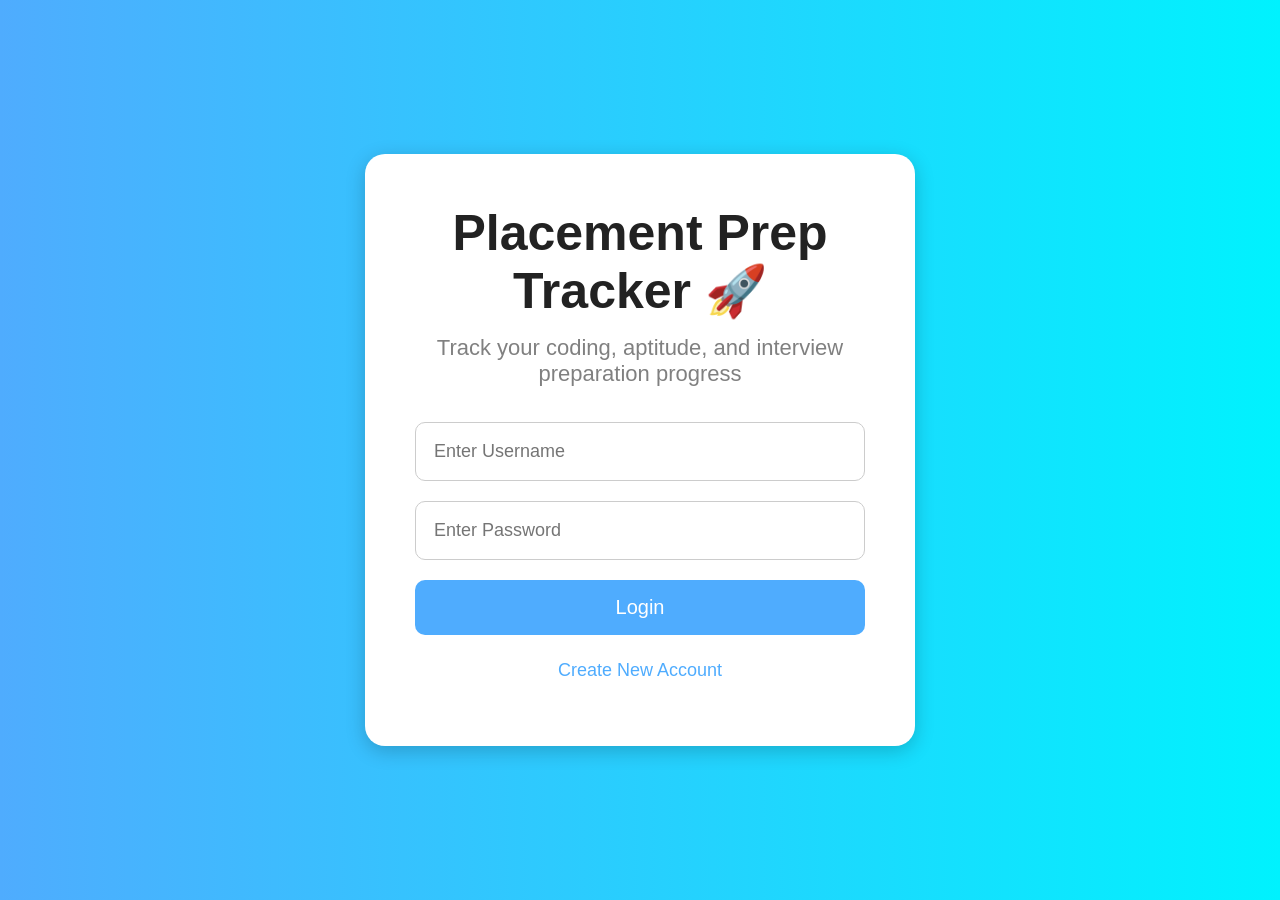
<file: index.html>
<!DOCTYPE html>
<html lang="en">

<head>

    <meta charset="UTF-8">

    <meta name="viewport" content="width=device-width, initial-scale=1.0">

    <title>Placement Prep Tracker</title>

    <link rel="stylesheet" href="style.css">

</head>

<body>

    <div class="container">

        <div class="login-box">

            <h1>Placement Prep Tracker 🚀</h1>

            <p class="subtitle">
                Track your coding, aptitude, and interview preparation progress
            </p>

            <form id="loginForm">

                <input
                    type="text"
                    id="username"
                    placeholder="Enter Username"
                    required
                >

                <input
                    type="password"
                    id="password"
                    placeholder="Enter Password"
                    required
                >

                <button type="submit">
                    Login
                </button>

                <div class="register-link">

                    <a href="register.html">
                        Create New Account
                    </a>

                </div>

                <p id="message"></p>

            </form>

        </div>

    </div>

    <script src="script.js"></script>

</body>

</html>
</file>
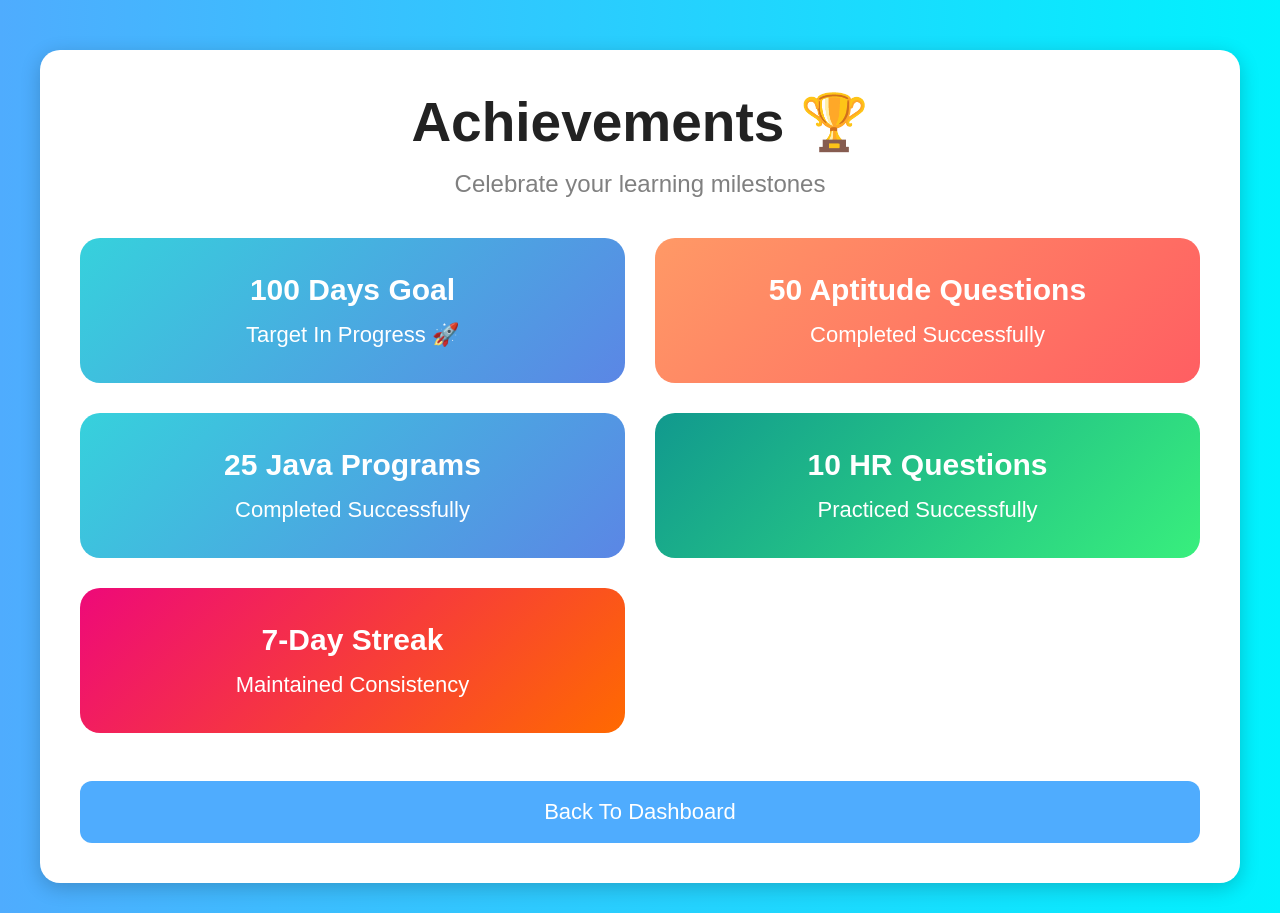
<file: achievements.html>
<!DOCTYPE html>
<html lang="en">

<head>
    <meta charset="UTF-8">
    <meta name="viewport" content="width=device-width, initial-scale=1.0">
    <title>Achievements</title>

    <link rel="stylesheet" href="dashboard.css">
</head>

<body>

    <div class="dashboard-box">

        <h1>Achievements 🏆</h1>

        <p class="subtitle">
            Celebrate your learning milestones
        </p>

        <div class="dashboard-cards">
             <div class="card coding-card">

    <h2>100 Days Goal</h2>

    <p>Target In Progress 🚀</p>

</div>
            <div class="card aptitude-card">
                <h2>50 Aptitude Questions</h2>
                <p>Completed Successfully</p>
            </div>

            <div class="card coding-card">
                <h2>25 Java Programs</h2>
                <p>Completed Successfully</p>
            </div>

            <div class="card interview-card">
                <h2>10 HR Questions</h2>
                <p>Practiced Successfully</p>
            </div>

            <div class="card progress-card">
                <h2>7-Day Streak</h2>
                <p>Maintained Consistency</p>
            </div>

        </div>

        <br>

        <a href="dashboard.html">
            <button class="logout-btn">
                Back To Dashboard
            </button>
        </a>

    </div>

</body>

</html>
</file>
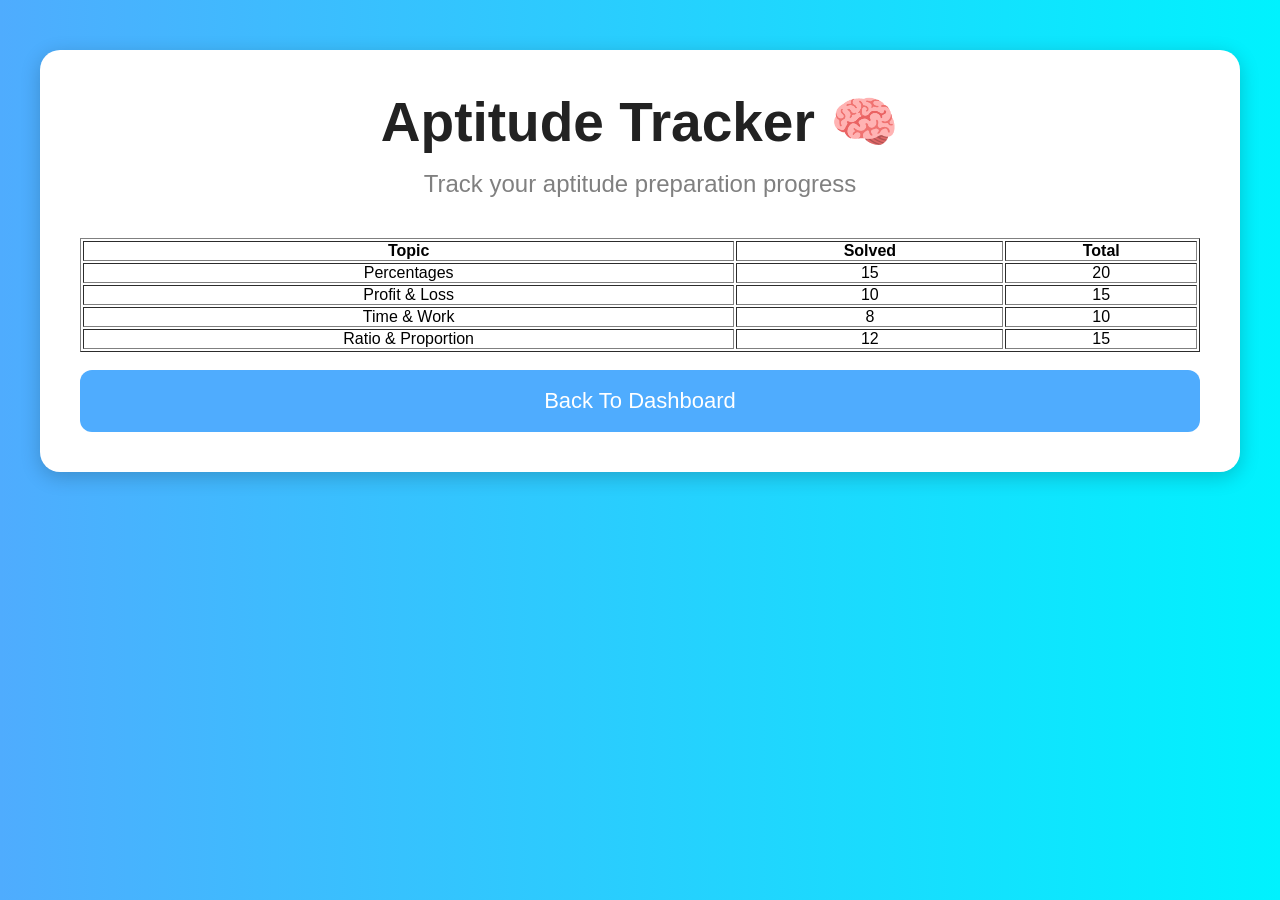
<file: aptitude.html>
<!DOCTYPE html>
<html lang="en">

<head>
    <meta charset="UTF-8">
    <meta name="viewport" content="width=device-width, initial-scale=1.0">
    <title>Aptitude Tracker</title>

    <link rel="stylesheet" href="dashboard.css">
</head>

<body>

    <div class="dashboard-box">

        <h1>Aptitude Tracker 🧠</h1>

        <p class="subtitle">
            Track your aptitude preparation progress
        </p>

        <table border="1" width="100%" cellpadding="15">

            <tr>
                <th>Topic</th>
                <th>Solved</th>
                <th>Total</th>
            </tr>

            <tr>
                <td>Percentages</td>
                <td>15</td>
                <td>20</td>
            </tr>

            <tr>
                <td>Profit & Loss</td>
                <td>10</td>
                <td>15</td>
            </tr>

            <tr>
                <td>Time & Work</td>
                <td>8</td>
                <td>10</td>
            </tr>

            <tr>
                <td>Ratio & Proportion</td>
                <td>12</td>
                <td>15</td>
            </tr>

        </table>

        <br>

        <a href="dashboard.html">
            <button class="logout-btn">
                Back To Dashboard
            </button>
        </a>

    </div>

</body>

</html>
</file>
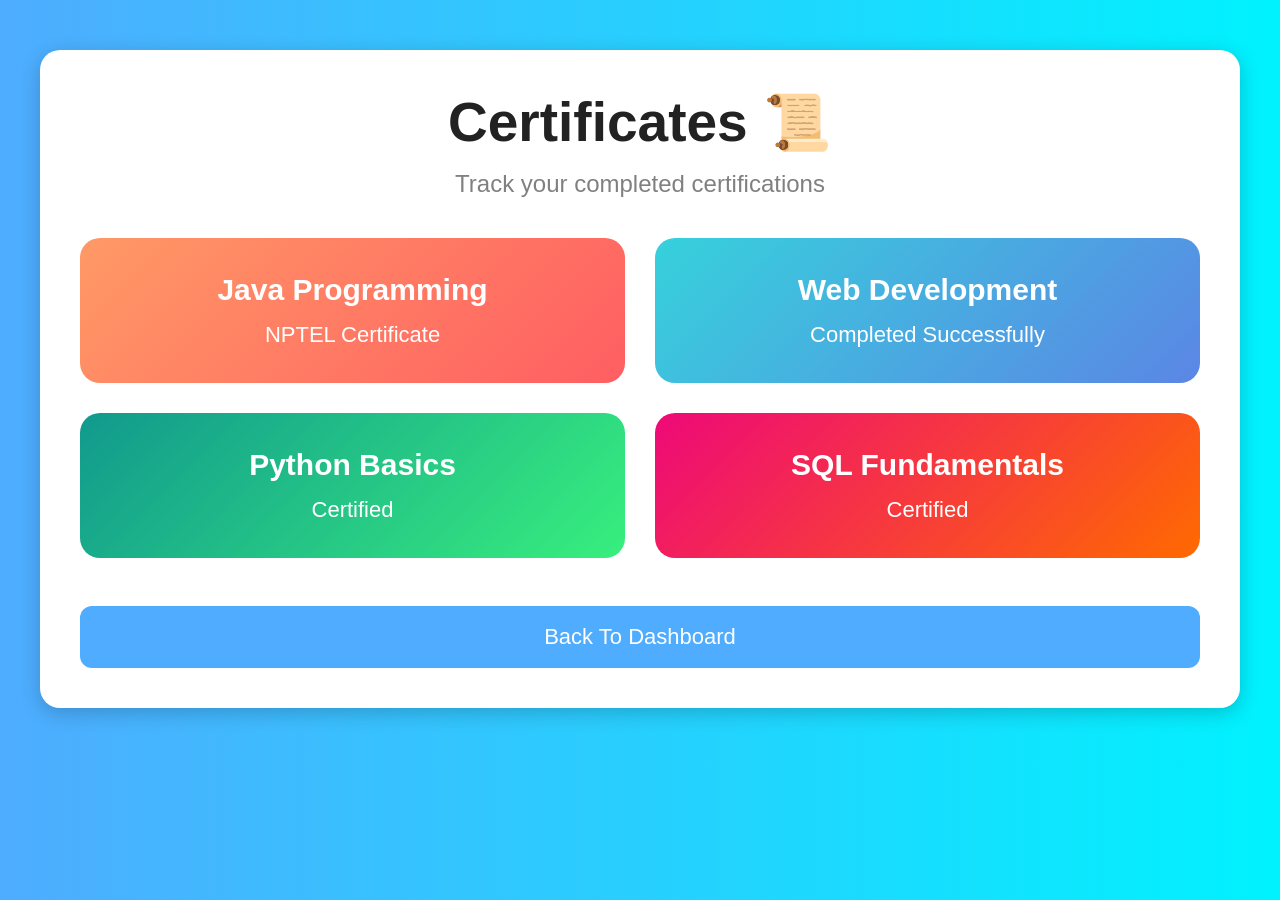
<file: certificates.html>
<!DOCTYPE html>
<html lang="en">

<head>
    <meta charset="UTF-8">
    <meta name="viewport" content="width=device-width, initial-scale=1.0">
    <title>Certificates</title>

    <link rel="stylesheet" href="dashboard.css">
</head>

<body>

    <div class="dashboard-box">

        <h1>Certificates 📜</h1>

        <p class="subtitle">
            Track your completed certifications
        </p>

        <div class="dashboard-cards">

            <div class="card aptitude-card">
                <h2>Java Programming</h2>
                <p>NPTEL Certificate</p>
            </div>

            <div class="card coding-card">
                <h2>Web Development</h2>
                <p>Completed Successfully</p>
            </div>

            <div class="card interview-card">
                <h2>Python Basics</h2>
                <p>Certified</p>
            </div>

            <div class="card progress-card">
                <h2>SQL Fundamentals</h2>
                <p>Certified</p>
            </div>

        </div>

        <br>

        <a href="dashboard.html">
            <button class="logout-btn">
                Back To Dashboard
            </button>
        </a>

    </div>

</body>

</html>
</file>
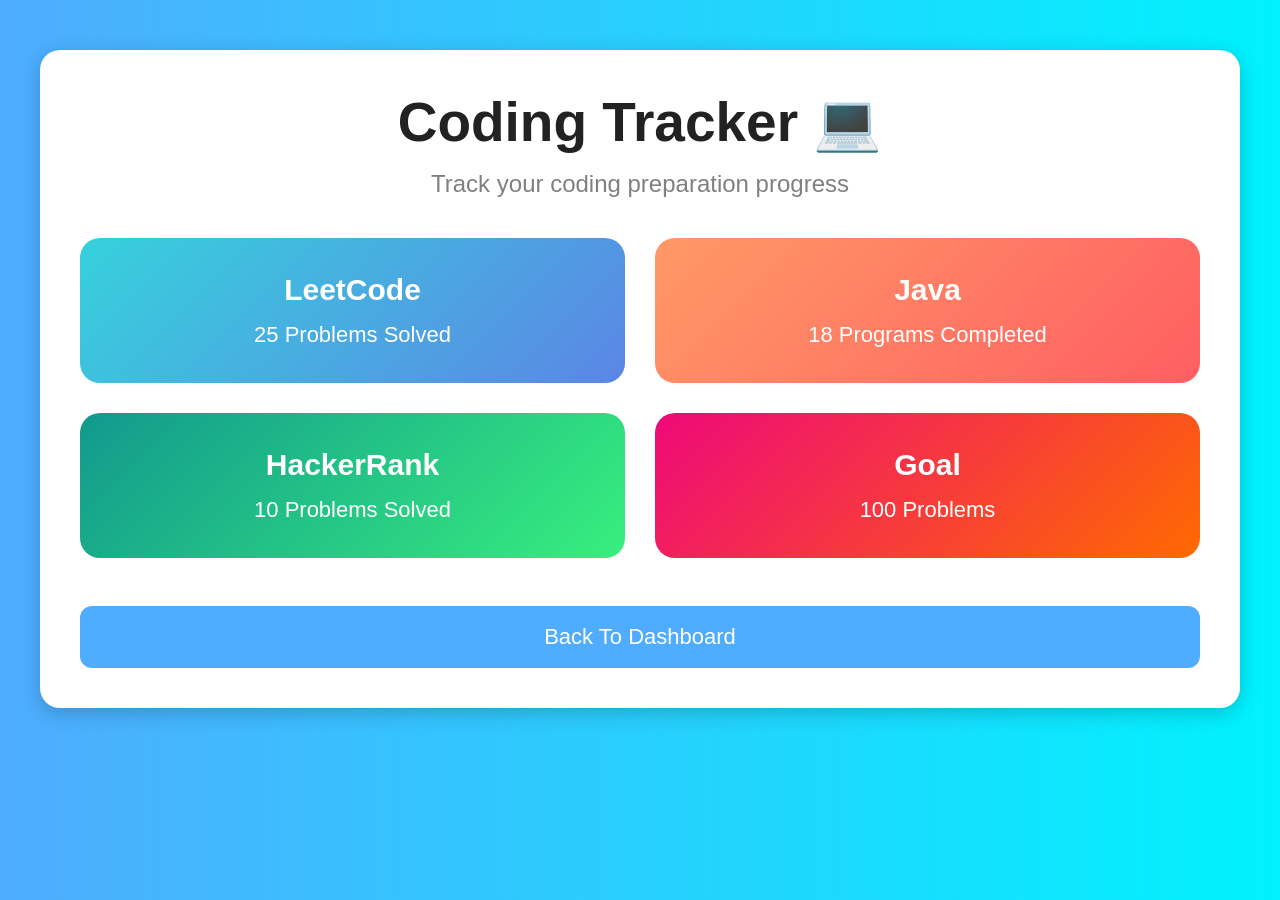
<file: coding.html>
<!DOCTYPE html>
<html lang="en">

<head>
    <meta charset="UTF-8">
    <meta name="viewport" content="width=device-width, initial-scale=1.0">
    <title>Coding Tracker</title>

    <link rel="stylesheet" href="dashboard.css">
</head>

<body>

    <div class="dashboard-box">

        <h1>Coding Tracker 💻</h1>

        <p class="subtitle">
            Track your coding preparation progress
        </p>

        <div class="dashboard-cards">

            <div class="card coding-card">
                <h2>LeetCode</h2>
                <p>25 Problems Solved</p>
            </div>

            <div class="card aptitude-card">
                <h2>Java</h2>
                <p>18 Programs Completed</p>
            </div>

            <div class="card interview-card">
                <h2>HackerRank</h2>
                <p>10 Problems Solved</p>
            </div>

            <div class="card progress-card">
                <h2>Goal</h2>
                <p>100 Problems</p>
            </div>

        </div>

        <br>

        <a href="dashboard.html">
            <button class="logout-btn">
                Back To Dashboard
            </button>
        </a>

    </div>

</body>

</html>
</file>
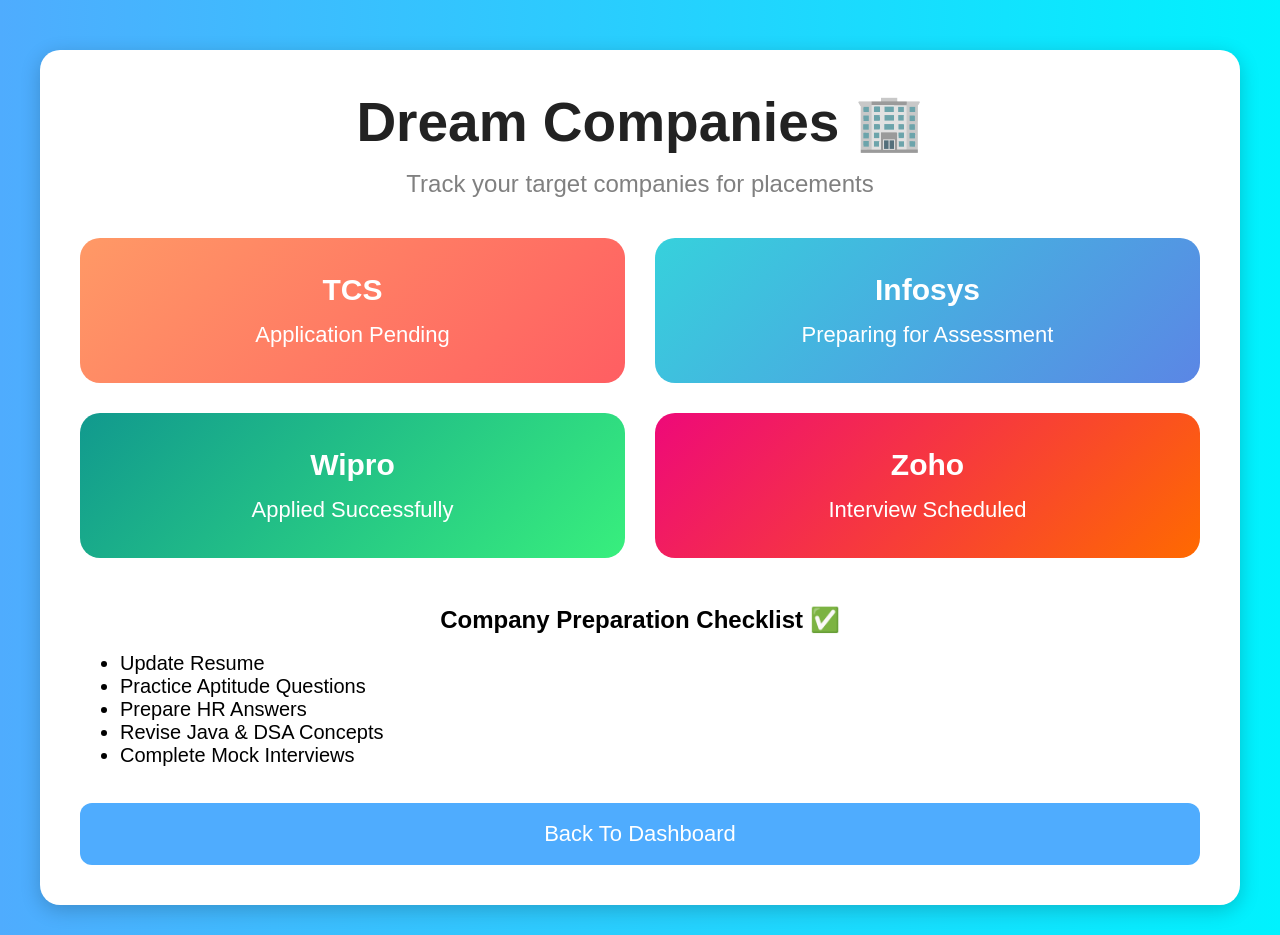
<file: companies.html>
<!DOCTYPE html>
<html lang="en">

<head>
    <meta charset="UTF-8">
    <meta name="viewport" content="width=device-width, initial-scale=1.0">
    <title>Company Tracker</title>

    <link rel="stylesheet" href="dashboard.css">
</head>

<body>

    <div class="dashboard-box">

        <h1>Dream Companies 🏢</h1>

        <p class="subtitle">
            Track your target companies for placements
        </p>

        <div class="dashboard-cards">

            <div class="card aptitude-card">
                <h2>TCS</h2>
                <p>Application Pending</p>
            </div>

            <div class="card coding-card">
                <h2>Infosys</h2>
                <p>Preparing for Assessment</p>
            </div>

            <div class="card interview-card">
                <h2>Wipro</h2>
                <p>Applied Successfully</p>
            </div>

            <div class="card progress-card">
                <h2>Zoho</h2>
                <p>Interview Scheduled</p>
            </div>

        </div>

        <br>

        <h2>Company Preparation Checklist ✅</h2>

        <br>

        <ul style="text-align:left; padding-left:40px; font-size:20px;">

            <li>Update Resume</li>

            <li>Practice Aptitude Questions</li>

            <li>Prepare HR Answers</li>

            <li>Revise Java & DSA Concepts</li>

            <li>Complete Mock Interviews</li>

        </ul>

        <br><br>

        <a href="dashboard.html">
            <button class="logout-btn">
                Back To Dashboard
            </button>
        </a>

    </div>

</body>

</html>
</file>
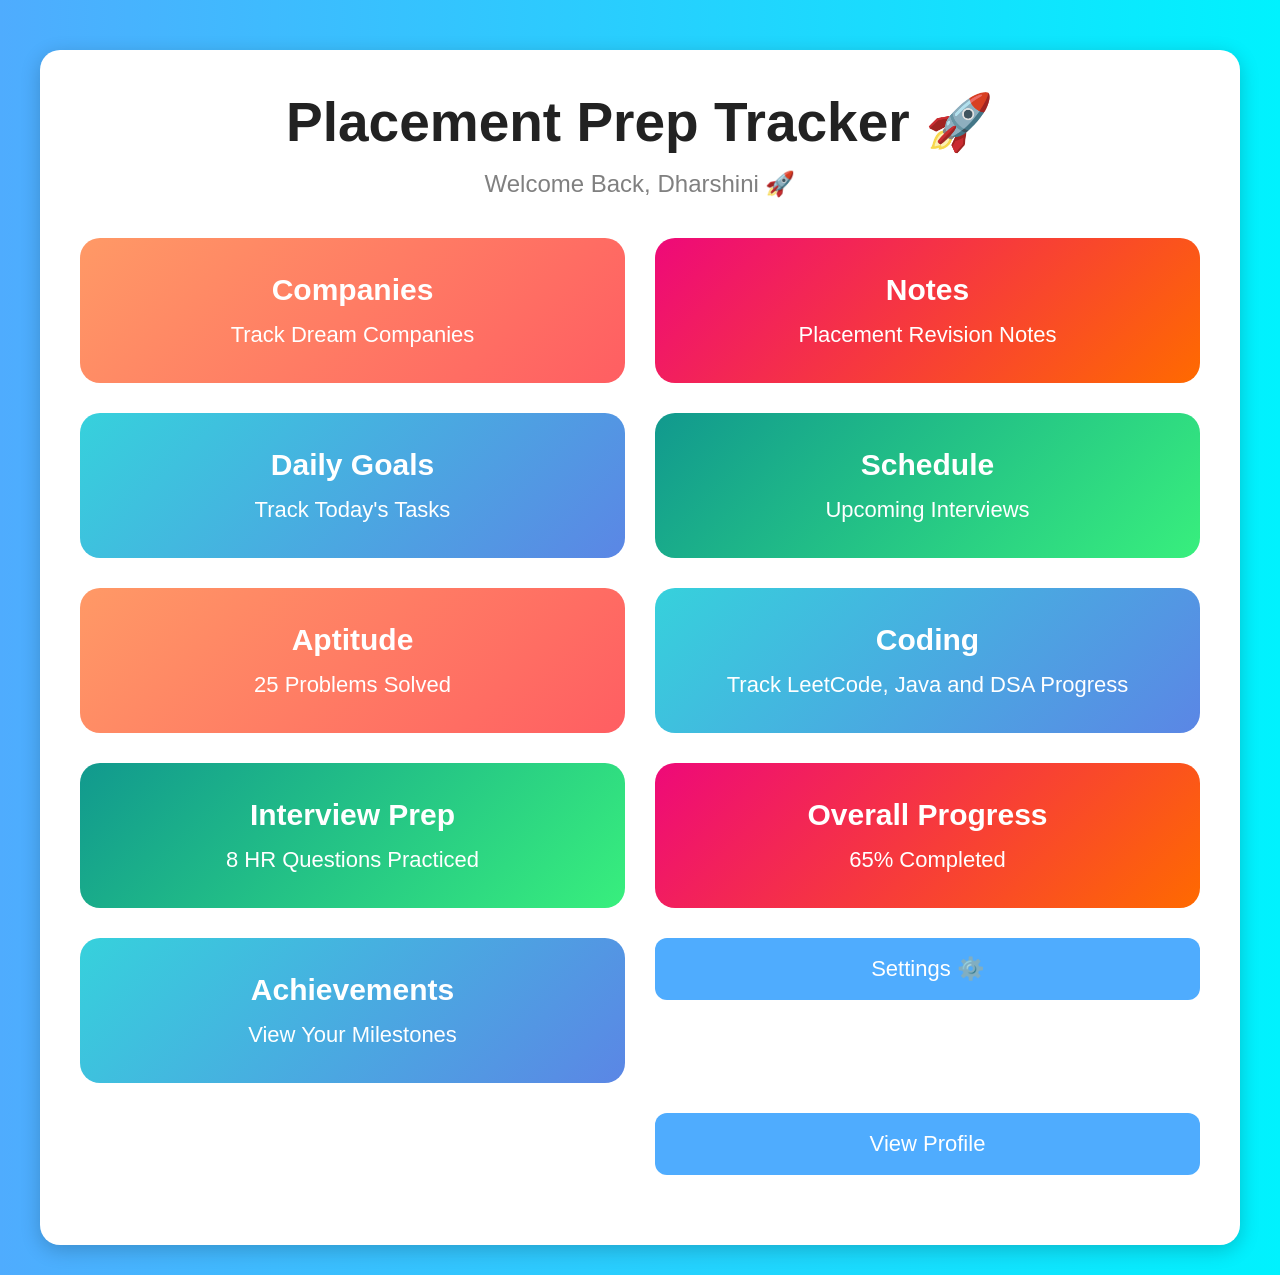
<file: dashboard.html>
<!DOCTYPE html>
<html lang="en">

<head>
    <meta charset="UTF-8">
    <meta name="viewport" content="width=device-width, initial-scale=1.0">
    <title>Dashboard</title>

    <link rel="stylesheet" href="dashboard.css">
</head>

<body>

    <div class="dashboard-box">

        <h1>Placement Prep Tracker 🚀</h1>

        <p class="subtitle">
            Welcome Back, Dharshini 🚀
        </p>

        <div class="dashboard-cards">
            <a href="companies.html">

    <div class="card aptitude-card">

        <h2>Companies</h2>

        <p>Track Dream Companies</p>

    </div>

</a>

<a href="notes.html">

    <div class="card progress-card">

        <h2>Notes</h2>

        <p>Placement Revision Notes</p>

    </div>

</a>
                <a href="goals.html">

    <div class="card coding-card">

        <h2>Daily Goals</h2>

        <p>Track Today's Tasks</p>

    </div>

</a>
<a href="schedule.html">

    <div class="card interview-card">

        <h2>Schedule</h2>

        <p>Upcoming Interviews</p>

    </div>

</a>
            <a href="aptitude.html">

                <div class="card aptitude-card">

                    <h2>Aptitude</h2>

                    <p>25 Problems Solved</p>

                </div>

            </a>

            <a href="coding.html">

                <div class="card coding-card">

                    <h2>Coding</h2>

                    <p>Track LeetCode, Java and DSA Progress</p>

                </div>

            </a>

            <a href="interview.html">

                <div class="card interview-card">

                    <h2>Interview Prep</h2>

                    <p>8 HR Questions Practiced</p>

                </div>

            </a>

            <a href="progress.html">

    <div class="card progress-card">

        <h2>Overall Progress</h2>

        <p>65% Completed</p>

    </div>

</a>

<a href="achievements.html">

    <div class="card coding-card">

        <h2>Achievements</h2>

        <p>View Your Milestones</p>

    </div>

</a>
<a href="settings.html">
    <button class="logout-btn">
        Settings ⚙️
    </button>
</a>

<br><br>

<a href="profile.html">
    <button class="logout-btn">
        View Profile
    </button>
</a>


</body>

</html>
</file>
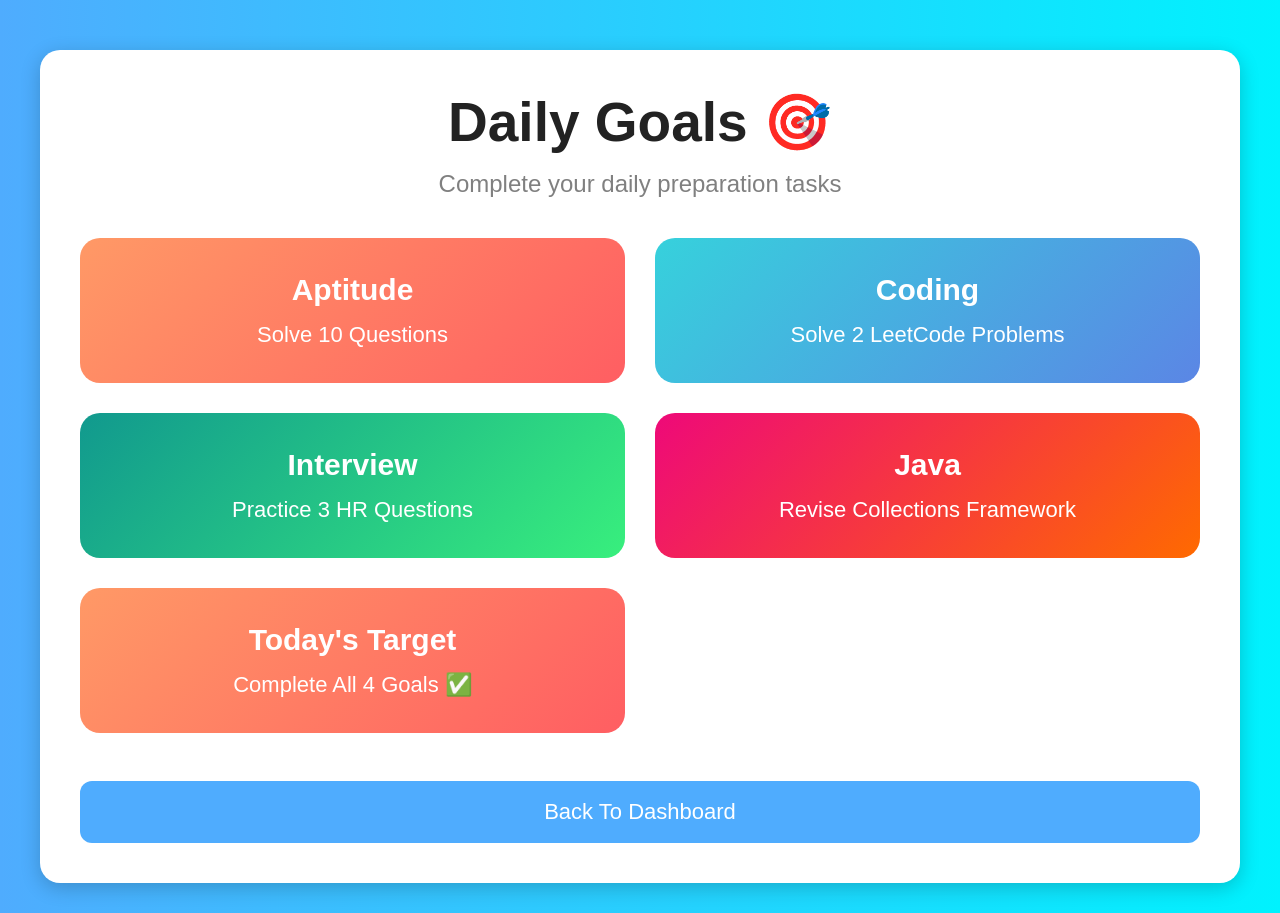
<file: goals.html>
<!DOCTYPE html>
<html lang="en">

<head>
    <meta charset="UTF-8">
    <meta name="viewport" content="width=device-width, initial-scale=1.0">
    <title>Daily Goals</title>

    <link rel="stylesheet" href="dashboard.css">
</head>

<body>

    <div class="dashboard-box">

        <h1>Daily Goals 🎯</h1>

        <p class="subtitle">
            Complete your daily preparation tasks
        </p>

        <div class="dashboard-cards">

            <div class="card aptitude-card">
                <h2>Aptitude</h2>
                <p>Solve 10 Questions</p>
            </div>

            <div class="card coding-card">
                <h2>Coding</h2>
                <p>Solve 2 LeetCode Problems</p>
            </div>

            <div class="card interview-card">
                <h2>Interview</h2>
                <p>Practice 3 HR Questions</p>
            </div>

            <div class="card progress-card">
                <h2>Java</h2>
                <p>Revise Collections Framework</p>
            </div>
            <div class="card aptitude-card">

    <h2>Today's Target</h2>

    <p>Complete All 4 Goals ✅</p>

</div>

        </div>

        <br>

        <a href="dashboard.html">
            <button class="logout-btn">
                Back To Dashboard
            </button>
        </a>

    </div>

</body>

</html>
</file>
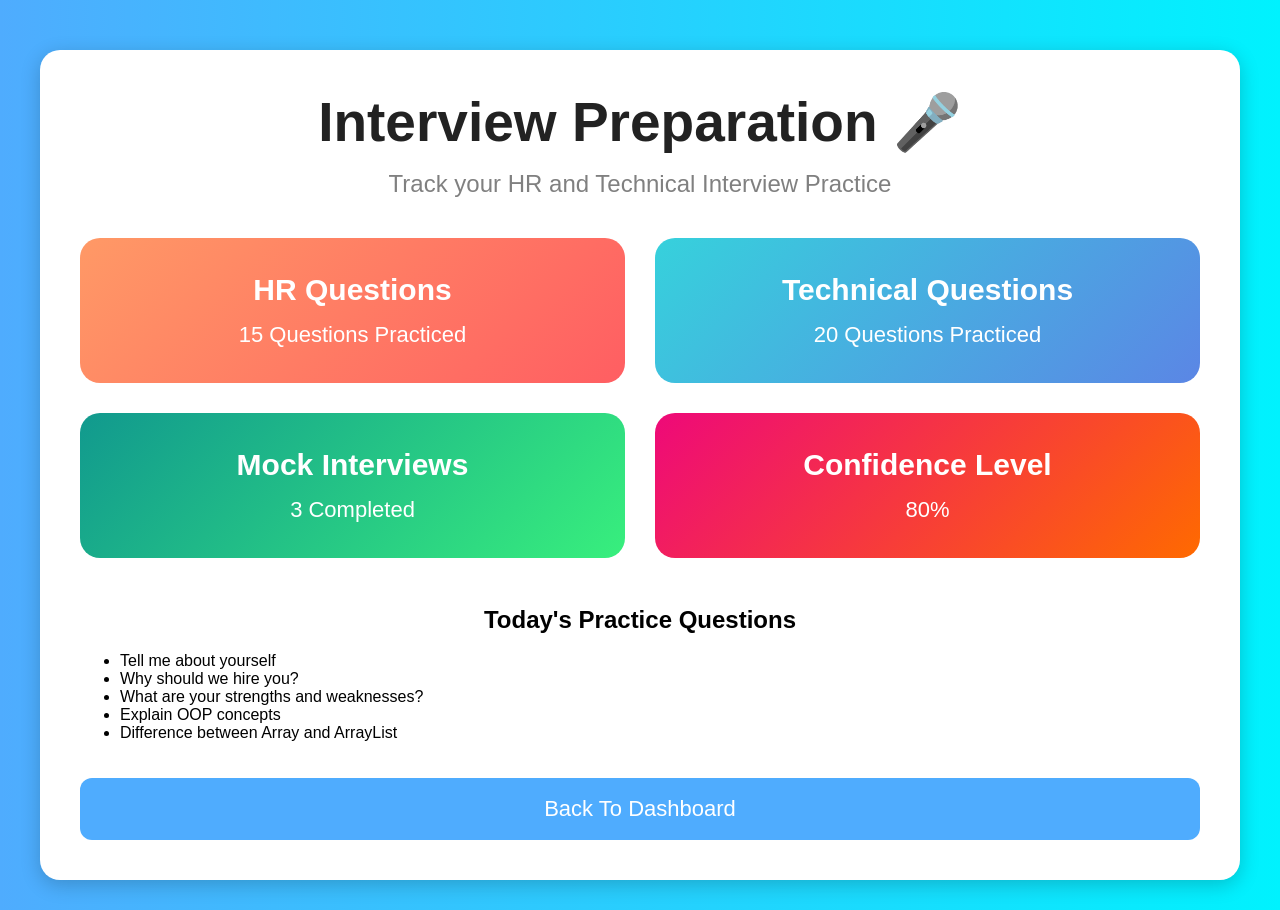
<file: interview.html>
<!DOCTYPE html>
<html lang="en">

<head>
    <meta charset="UTF-8">
    <meta name="viewport" content="width=device-width, initial-scale=1.0">
    <title>Interview Preparation</title>

    <link rel="stylesheet" href="dashboard.css">
</head>

<body>

    <div class="dashboard-box">

        <h1>Interview Preparation 🎤</h1>

        <p class="subtitle">
            Track your HR and Technical Interview Practice
        </p>

        <div class="dashboard-cards">

            <div class="card aptitude-card">
                <h2>HR Questions</h2>
                <p>15 Questions Practiced</p>
            </div>

            <div class="card coding-card">
                <h2>Technical Questions</h2>
                <p>20 Questions Practiced</p>
            </div>

            <div class="card interview-card">
                <h2>Mock Interviews</h2>
                <p>3 Completed</p>
            </div>

            <div class="card progress-card">
                <h2>Confidence Level</h2>
                <p>80%</p>
            </div>

        </div>

        <br>

        <h2>Today's Practice Questions</h2>

        <br>

        <ul style="text-align:left; padding-left:40px;">

            <li>Tell me about yourself</li>
            <li>Why should we hire you?</li>
            <li>What are your strengths and weaknesses?</li>
            <li>Explain OOP concepts</li>
            <li>Difference between Array and ArrayList</li>

        </ul>

        <br><br>

        <a href="dashboard.html">
            <button class="logout-btn">
                Back To Dashboard
            </button>
        </a>

    </div>

</body>

</html>
</file>
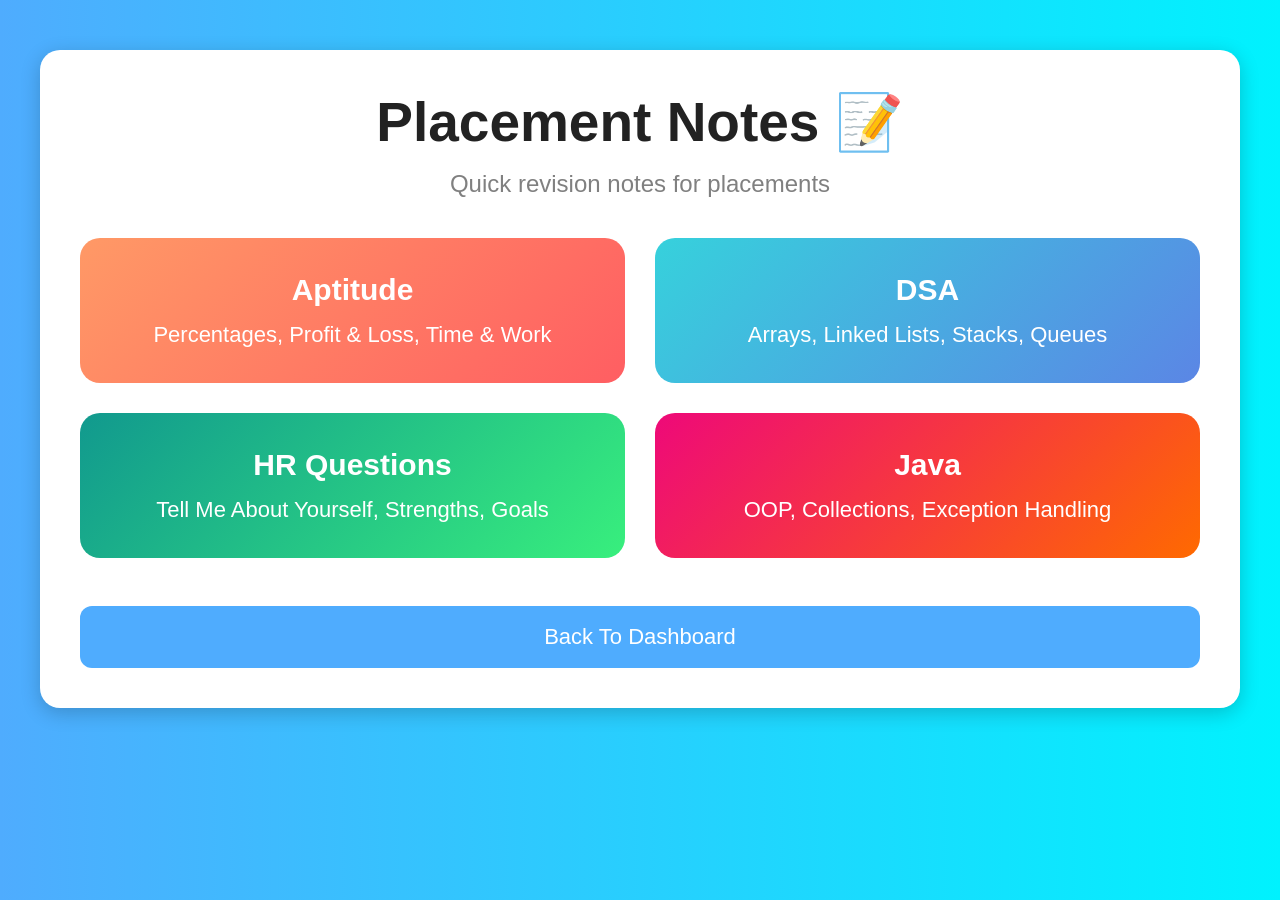
<file: notes.html>
<!DOCTYPE html>
<html lang="en">

<head>
    <meta charset="UTF-8">
    <meta name="viewport" content="width=device-width, initial-scale=1.0">
    <title>Notes</title>

    <link rel="stylesheet" href="dashboard.css">
</head>

<body>

    <div class="dashboard-box">

        <h1>Placement Notes 📝</h1>

        <p class="subtitle">
            Quick revision notes for placements
        </p>

        <div class="dashboard-cards">

            <div class="card aptitude-card">
                <h2>Aptitude</h2>
                <p>Percentages, Profit & Loss, Time & Work</p>
            </div>

            <div class="card coding-card">
                <h2>DSA</h2>
                <p>Arrays, Linked Lists, Stacks, Queues</p>
            </div>

            <div class="card interview-card">
                <h2>HR Questions</h2>
                <p>Tell Me About Yourself, Strengths, Goals</p>
            </div>

            <div class="card progress-card">
                <h2>Java</h2>
                <p>OOP, Collections, Exception Handling</p>
            </div>

        </div>

        <br>

        <a href="dashboard.html">
            <button class="logout-btn">
                Back To Dashboard
            </button>
        </a>

    </div>

</body>

</html>
</file>
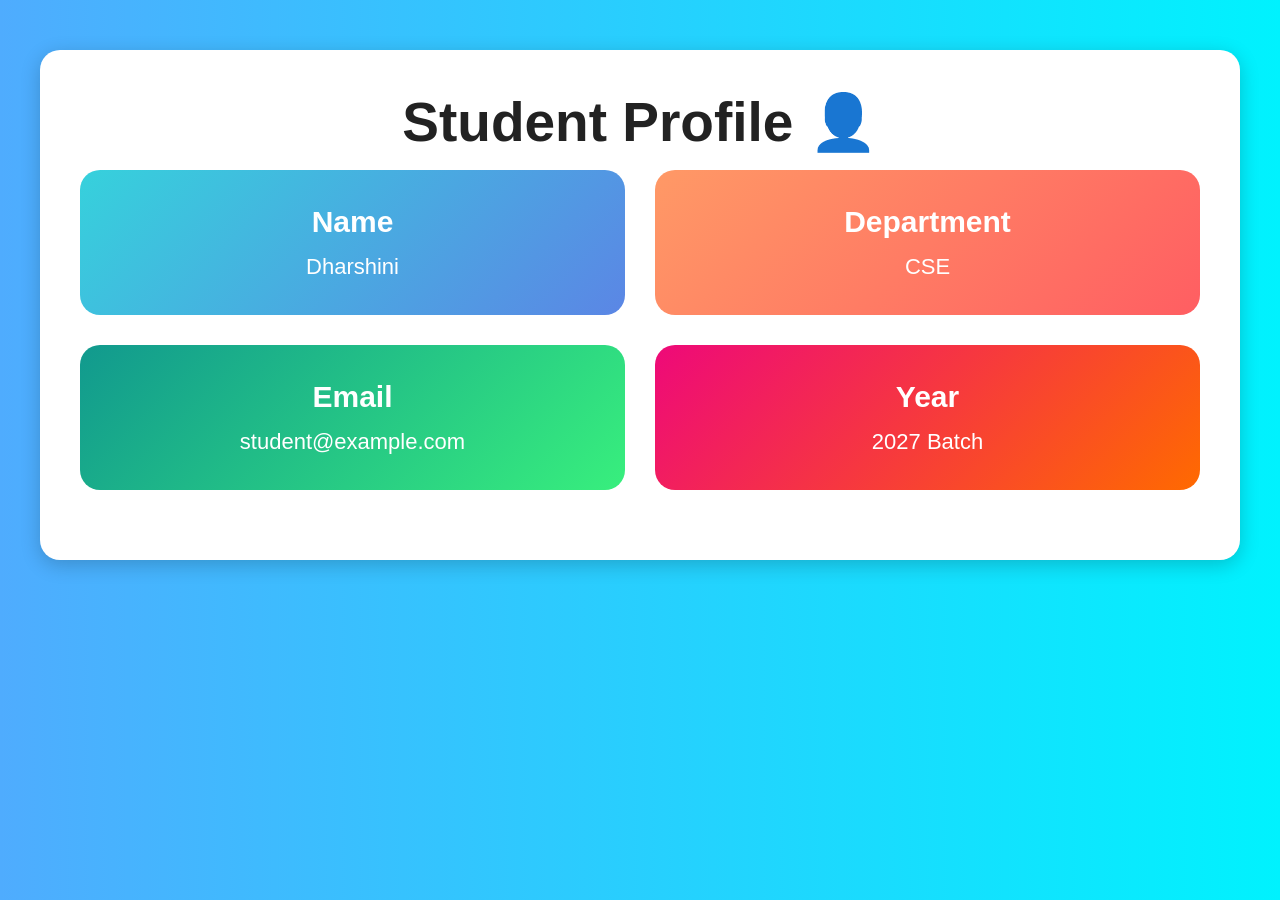
<file: profile.html>
<!DOCTYPE html>
<html lang="en">
<head>
    <meta charset="UTF-8">
    <meta name="viewport" content="width=device-width, initial-scale=1.0">
    <title>Profile</title>

    <link rel="stylesheet" href="dashboard.css">
</head>
<body>

    <div class="dashboard-box">

        <h1>Student Profile 👤</h1>

        <div class="dashboard-cards">

            <div class="card coding-card">
                <h2>Name</h2>
                <p>Dharshini</p>
            </div>

            <div class="card aptitude-card">
                <h2>Department</h2>
                <p>CSE</p>
            </div>

            <div class="card interview-card">
                <h2>Email</h2>
                <p>student@example.com</p>
            </div>

            <div class="card progress-card">
                <h2>Year</h2>
                <p>2027 Batch</p>
            </div>

        </div>

    </div>

</body>
</html>
</file>
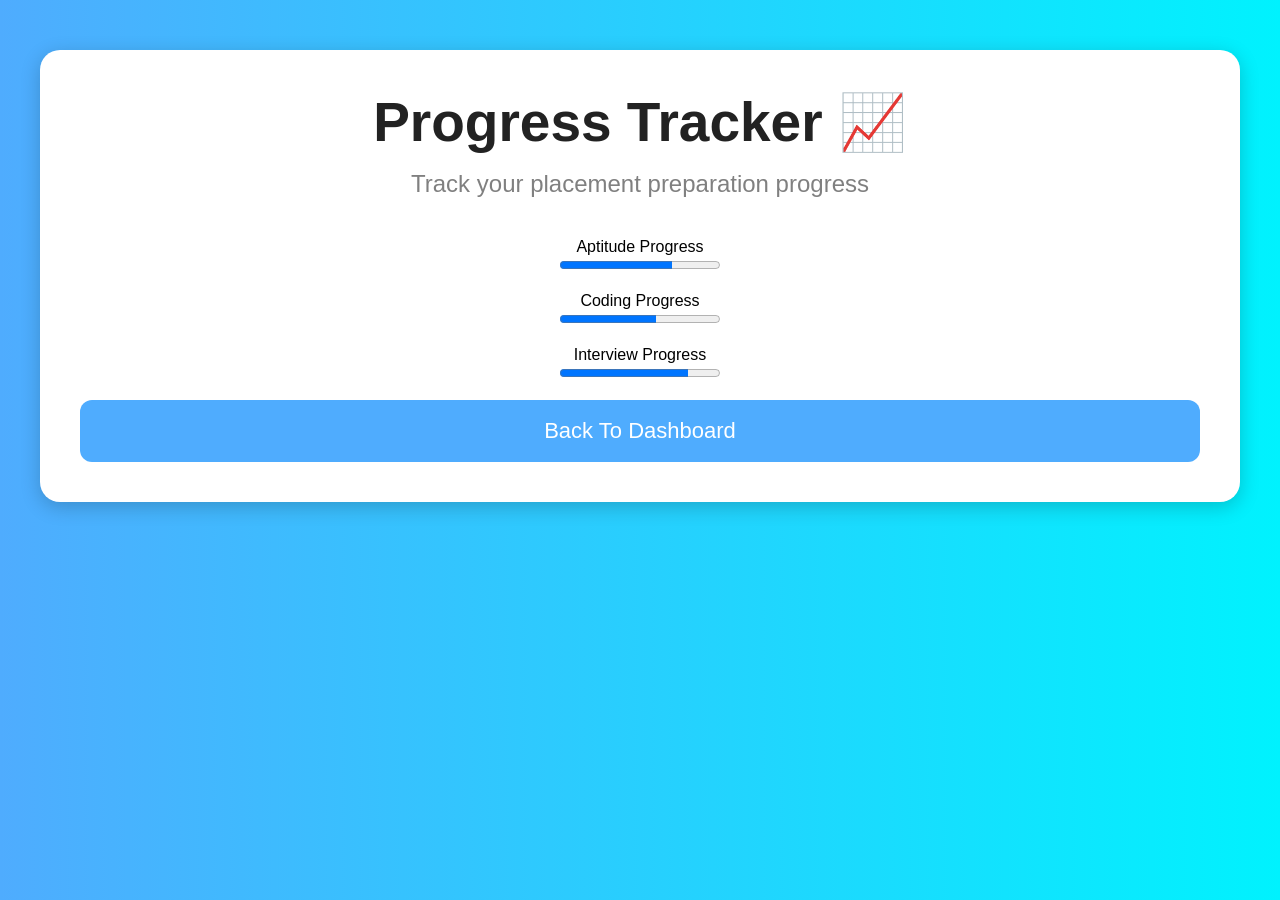
<file: progress.html>
<!DOCTYPE html>
<html lang="en">
<head>
    <meta charset="UTF-8">
    <meta name="viewport" content="width=device-width, initial-scale=1.0">
    <title>Progress Tracker</title>

    <link rel="stylesheet" href="dashboard.css">
</head>
<body>

    <div class="dashboard-box">

        <h1>Progress Tracker 📈</h1>

        <p class="subtitle">
            Track your placement preparation progress
        </p>

        <p>Aptitude Progress</p>
        <progress value="70" max="100"></progress>

        <br><br>

        <p>Coding Progress</p>
        <progress value="60" max="100"></progress>

        <br><br>

        <p>Interview Progress</p>
        <progress value="80" max="100"></progress>

        <br><br>

        <a href="dashboard.html">
            <button class="logout-btn">
                Back To Dashboard
            </button>
        </a>

    </div>

</body>
</html>
</file>
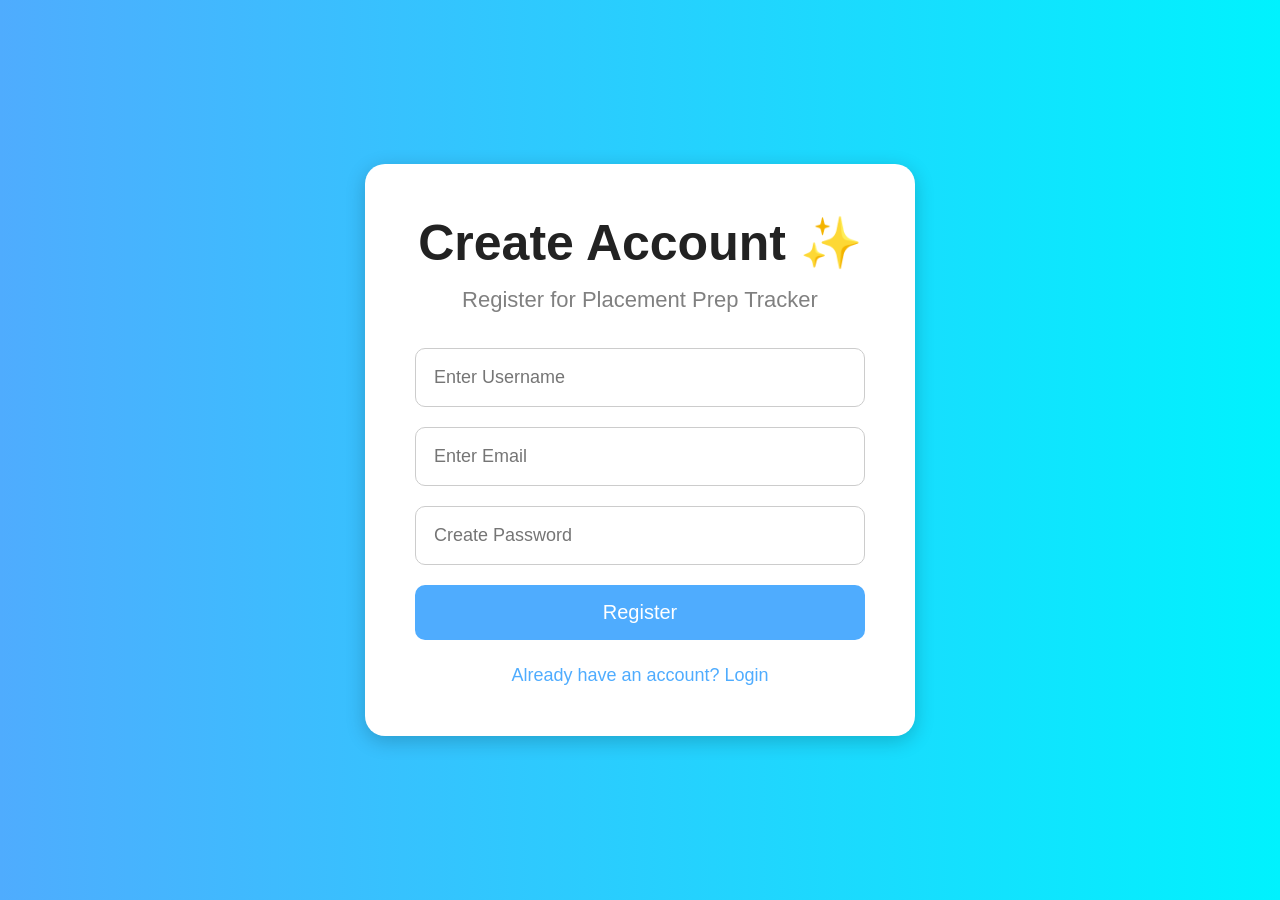
<file: register.html>
<!DOCTYPE html>
<html lang="en">

<head>

    <meta charset="UTF-8">

    <meta name="viewport" content="width=device-width, initial-scale=1.0">

    <title>Register</title>

    <link rel="stylesheet" href="style.css">

</head>

<body>

    <div class="container">

        <div class="login-box">

            <h1>Create Account ✨</h1>

            <p class="subtitle">
                Register for Placement Prep Tracker
            </p>

            <form>

                <input
                    type="text"
                    placeholder="Enter Username"
                    required
                >

                <input
                    type="email"
                    placeholder="Enter Email"
                    required
                >

                <input
                    type="password"
                    placeholder="Create Password"
                    required
                >

                <button type="submit">
                    Register
                </button>

                <div class="register-link">

                    <a href="index.html">
                        Already have an account? Login
                    </a>

                </div>

            </form>

        </div>

    </div>

</body>

</html>
</file>
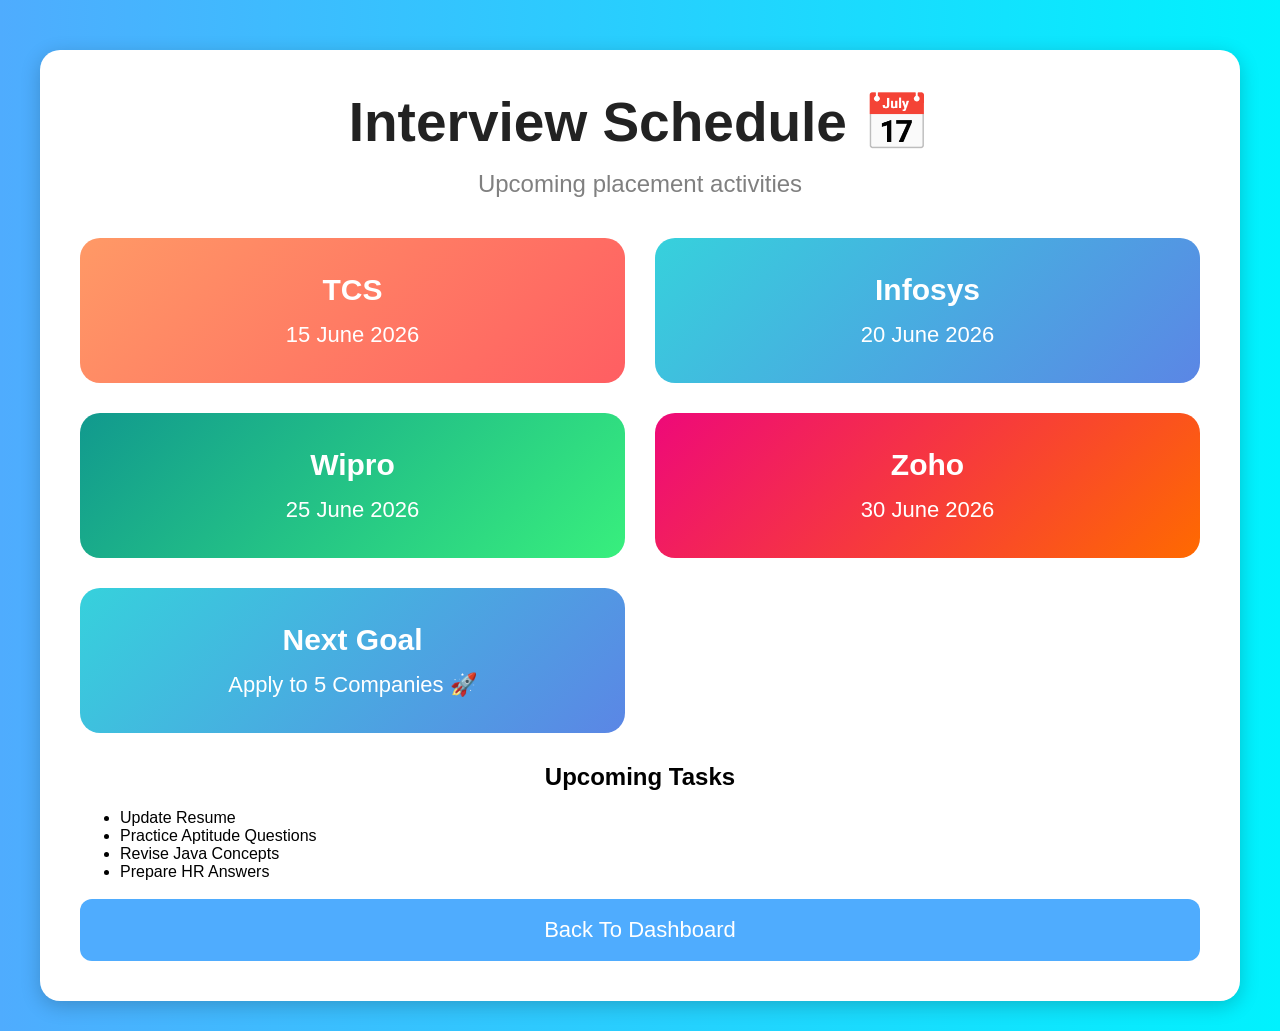
<file: schedule.html>
<!DOCTYPE html>
<html lang="en">

<head>
    <meta charset="UTF-8">
    <meta name="viewport" content="width=device-width, initial-scale=1.0">
    <title>Interview Schedule</title>

    <link rel="stylesheet" href="dashboard.css">
</head>

<body>

    <div class="dashboard-box">

        <h1>Interview Schedule 📅</h1>

        <p class="subtitle">
            Upcoming placement activities
        </p>

        <div class="dashboard-cards">

            <div class="card aptitude-card">
                <h2>TCS</h2>
                <p>15 June 2026</p>
            </div>

            <div class="card coding-card">
                <h2>Infosys</h2>
                <p>20 June 2026</p>
            </div>

            <div class="card interview-card">
                <h2>Wipro</h2>
                <p>25 June 2026</p>
            </div>

            <div class="card progress-card">
                <h2>Zoho</h2>
                <p>30 June 2026</p>
            </div>
            <div class="card coding-card">

    <h2>Next Goal</h2>

    <p>Apply to 5 Companies 🚀</p>

</div>
       </div>

<h2>Upcoming Tasks</h2>

<br>

<ul style="text-align:left; padding-left:40px;">

    <li>Update Resume</li>

    <li>Practice Aptitude Questions</li>

    <li>Revise Java Concepts</li>

    <li>Prepare HR Answers</li>

</ul>

<br>

<a href="dashboard.html">

    <button class="logout-btn">
        Back To Dashboard
    </button>

</a>

</body>

</html>
</file>
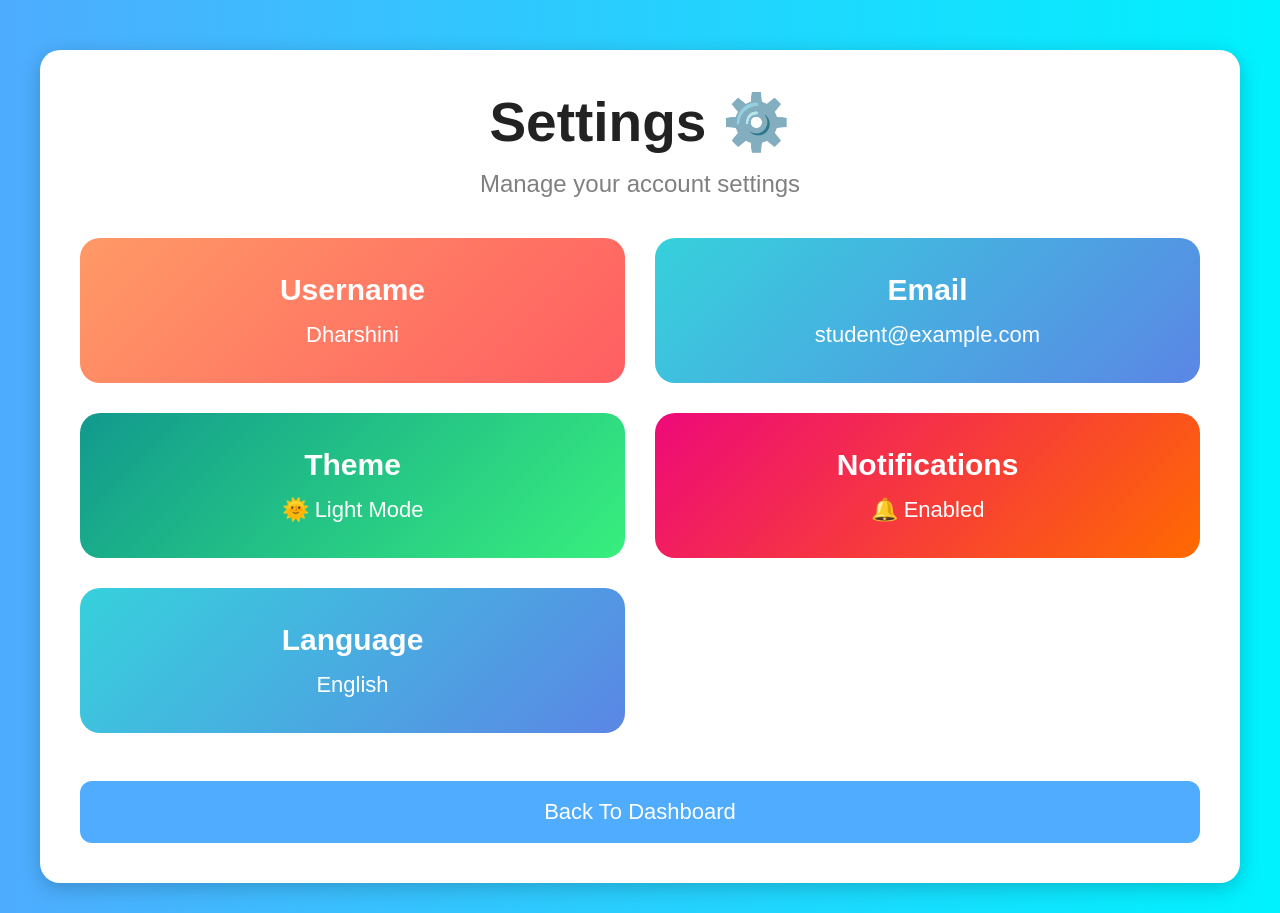
<file: settings.html>
<!DOCTYPE html>
<html lang="en">

<head>
    <meta charset="UTF-8">
    <meta name="viewport" content="width=device-width, initial-scale=1.0">
    <title>Settings</title>

    <link rel="stylesheet" href="dashboard.css">
</head>

<body>

    <div class="dashboard-box">

        <h1>Settings ⚙️</h1>

        <p class="subtitle">
            Manage your account settings
        </p>

        <div class="dashboard-cards">

            <div class="card aptitude-card">
                <h2>Username</h2>
                <p>Dharshini</p>
            </div>

            <div class="card coding-card">
                <h2>Email</h2>
                <p>student@example.com</p>
            </div>

            <div class="card interview-card">
                <h2>Theme</h2>
<p>🌞 Light Mode</p>
            </div>

            <div class="card progress-card">
                <h2>Notifications</h2>
               <p>🔔 Enabled</p>
            </div>
            <div class="card coding-card">
    <h2>Language</h2>
    <p>English</p>
</div>

        </div>

        <br>

        <a href="dashboard.html">
            <button class="logout-btn">
                Back To Dashboard
            </button>
        </a>

    </div>

</body>

</html>
</file>
<file: style.css>
*{
    margin: 0;
    padding: 0;
    box-sizing: border-box;
    font-family: Arial, sans-serif;
}

body{

    height: 100vh;

    display: flex;

    justify-content: center;

    align-items: center;

    background: linear-gradient(
        to right,
        #4facfe,
        #00f2fe
    );
}

.container{

    width: 100%;

    display: flex;

    justify-content: center;

    align-items: center;
}

.login-box{

    width: 550px;

    background: white;

    padding: 50px;

    border-radius: 20px;

    text-align: center;

    box-shadow: 0px 5px 20px rgba(0,0,0,0.2);
}

.login-box h1{

    margin-bottom: 15px;

    color: #222;

    font-size: 50px;
}

.subtitle{

    color: gray;

    margin-bottom: 35px;

    font-size: 22px;
}

input{

    width: 100%;

    padding: 18px;

    margin-bottom: 20px;

    border: 1px solid #ccc;

    border-radius: 10px;

    font-size: 18px;
}

button{

    width: 100%;

    padding: 16px;

    border: none;

    border-radius: 10px;

    background: #4facfe;

    color: white;

    font-size: 20px;

    cursor: pointer;

    transition: 0.3s;
}

button:hover{

    background: #008cdd;
}

.register-link{

    margin-top: 25px;
}

.register-link a{

    text-decoration: none;

    color: #4facfe;

    font-size: 18px;
}

#message{

    margin-top: 15px;

    font-size: 16px;
}
</file>
<file: dashboard.css>
*{
    margin: 0;
    padding: 0;
    box-sizing: border-box;
    font-family: Arial, sans-serif;
}

body{

    min-height: 100vh;

    display: flex;

    justify-content: center;

    align-items: flex-start;

    padding: 30px;

    background: linear-gradient(
        to right,
        #4facfe,
        #00f2fe
    );
}

.dashboard-container{

    width: 100%;

    display: flex;

    justify-content: center;
}

.dashboard-box{

    width: 100%;

    max-width: 1200px;

    background: white;

    padding: 40px;

    margin-top: 20px;

    border-radius: 20px;

    text-align: center;

    box-shadow: 0px 5px 20px rgba(0,0,0,0.2);

    animation: fadeIn 1s ease;
}

.dashboard-box h1{

    margin-bottom: 15px;

    color: #222;

    font-size: 55px;
}

.subtitle{

    color: gray;

    margin-bottom: 40px;

    font-size: 24px;
}

.dashboard-cards{

    display: grid;

    grid-template-columns: repeat(2,1fr);

    gap: 30px;

    margin-bottom: 30px;
}

.card{

    padding: 35px;

    border-radius: 20px;

    color: white;

    transition: 0.3s;

    animation: slideUp 1s ease;
}

.card:hover{

    transform: translateY(-10px);
}

.card h2{

    margin-bottom: 15px;

    font-size: 30px;
}

.card p{

    font-size: 22px;
}

.aptitude-card{

    background: linear-gradient(
        135deg,
        #ff9966,
        #ff5e62
    );
}

.coding-card{

    background: linear-gradient(
        135deg,
        #36d1dc,
        #5b86e5
    );
}

.interview-card{

    background: linear-gradient(
        135deg,
        #11998e,
        #38ef7d
    );
}

.progress-card{

    background: linear-gradient(
        135deg,
        #ee0979,
        #ff6a00
    );
}

.logout-btn{

    width: 100%;

    padding: 18px;

    border: none;

    border-radius: 12px;

    background: #4facfe;

    color: white;

    font-size: 22px;

    cursor: pointer;

    transition: 0.3s;
}

.logout-btn:hover{

    background: #008cdd;
}

a{

    text-decoration: none;
}

@keyframes fadeIn{

    from{

        opacity: 0;
    }

    to{

        opacity: 1;
    }
}

@keyframes slideUp{

    from{

        opacity: 0;

        transform: translateY(40px);
    }

    to{

        opacity: 1;

        transform: translateY(0);
    }
}

/* Mobile Responsive */

@media(max-width: 768px){

    .dashboard-cards{

        grid-template-columns: 1fr;
    }

    .dashboard-box h1{

        font-size: 38px;
    }

    .card h2{

        font-size: 24px;
    }

    .card p{

        font-size: 18px;
    }
}
</file>
